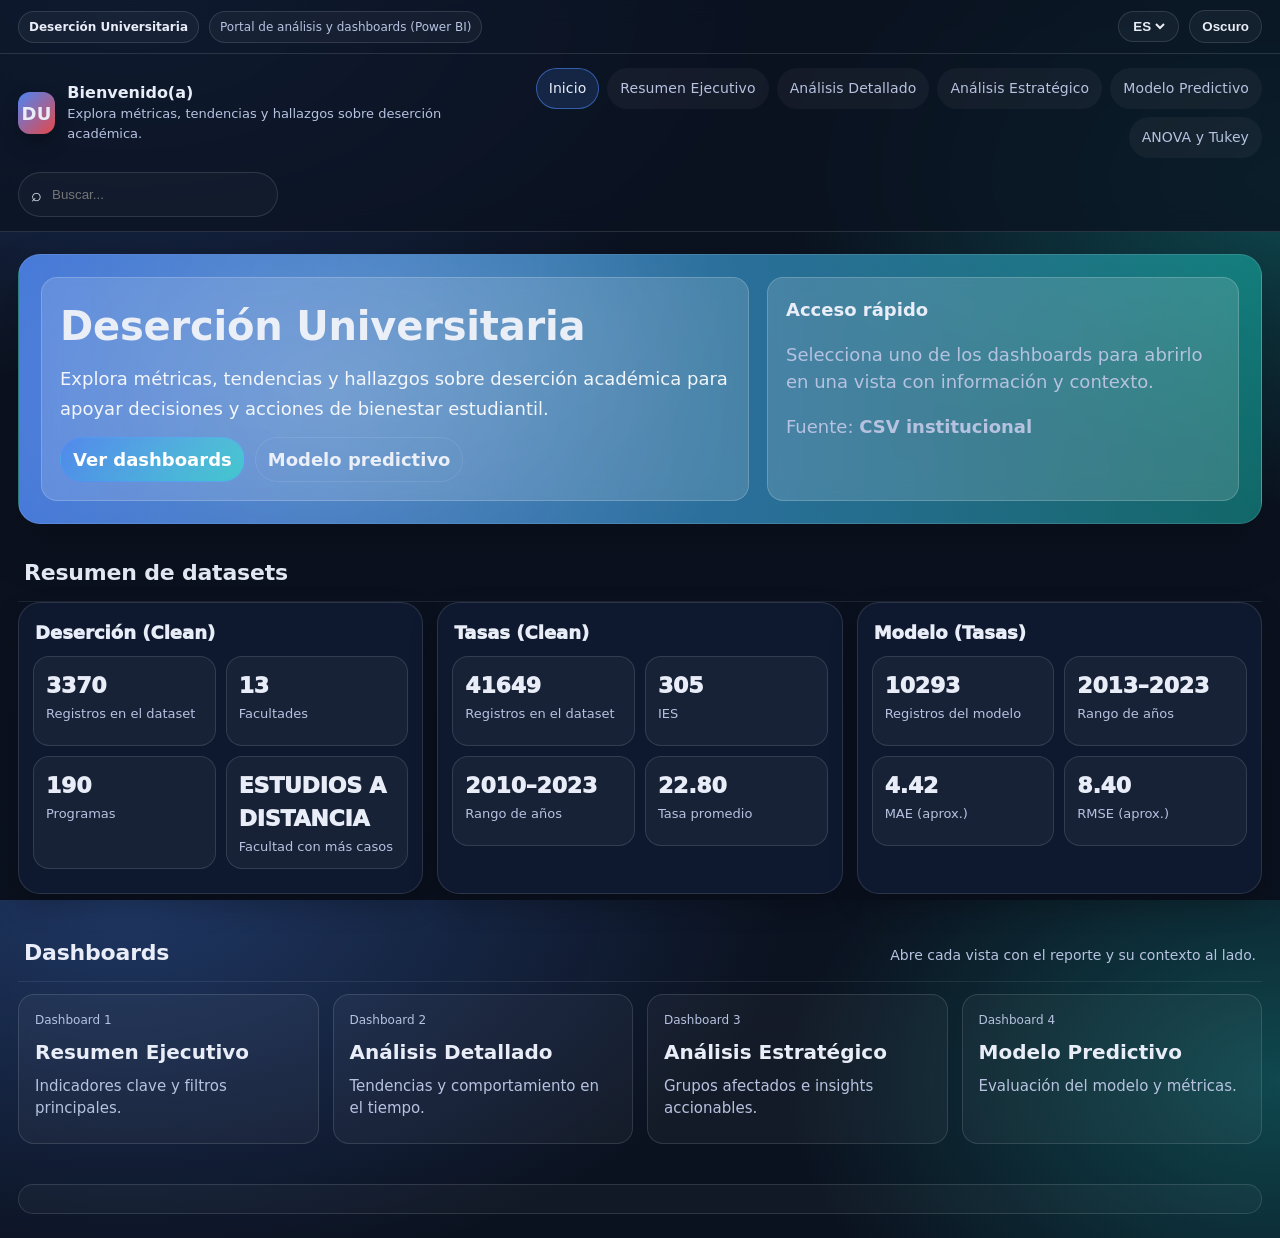
<file: web/index.html>
<!doctype html>
<html lang="es" data-theme="dark">
  <head>
    <meta charset="utf-8" />
    <meta name="viewport" content="width=device-width, initial-scale=1" />
    <title>Deserción Universitaria | Portal</title>
    <meta
      name="description"
      content="Bienvenida y acceso a los 4 dashboards de Deserción Universitaria en Power BI."
    />
    <link rel="stylesheet" href="style.css" />
    <script src="app.js?v=20260521" defer></script>
  </head>
  <body>
    <header class="site-header">
      <div class="container utility-bar">
        <div class="utility-left">
          <span class="pill">
            <strong data-i18n="home.title">Deserción Universitaria</strong>
          </span>
          <span class="pill muted" data-i18n="home.subtitle">
            Portal de análisis y dashboards (Power BI)
          </span>
        </div>
        <div class="utility-right">
          <div class="control">
            <label class="sr-only" for="lang" data-i18n="ui.lang">Idioma</label>
            <select id="lang" data-lang-select aria-label="Idioma">
              <option value="es">ES</option>
              <option value="en">EN</option>
            </select>
          </div>
          <button class="btn" type="button" data-theme-toggle aria-pressed="true">
            Oscuro
          </button>
        </div>
      </div>

      <div class="container header-inner">
        <div class="brand">
          <div class="brand-mark" aria-hidden="true">DU</div>
          <div class="brand-text">
            <div class="brand-title" data-i18n="home.welcomeTitle">Bienvenido(a)</div>
            <div class="brand-subtitle" data-i18n="home.welcomeBody">
              Explora métricas, tendencias y hallazgos sobre deserción académica.
            </div>
          </div>
        </div>

        <nav class="top-nav" aria-label="Navegación principal">
          <a class="nav-link is-active" href="index.html" data-i18n="nav.home">Inicio</a>
          <a class="nav-link" href="dashboard-1.html">Resumen Ejecutivo</a>
          <a class="nav-link" href="dashboard-2.html">Análisis Detallado</a>
          <a class="nav-link" href="dashboard-3.html">Análisis Estratégico</a>
          <a class="nav-link" href="dashboard-4.html">Modelo Predictivo</a>
          <a class="nav-link" href="anova.html">ANOVA y Tukey</a>
        </nav>
      </div>

      <div class="container" style="padding: 0 18px 14px">
        <div class="search" role="search" aria-label="Buscar (local)">
          <span aria-hidden="true">⌕</span>
          <input
            type="search"
            id="q"
            data-i18n-placeholder="ui.search"
            placeholder="Buscar..."
            aria-label="Buscar"
            data-card-search
          />
        </div>
      </div>
    </header>

    <main class="container" data-load-summary>
      <div
        data-summary-scope="desercion"
        data-csv="data/dataset_desercion_clean.csv"
        data-error-target="[data-summary-error='desercion']"
      ></div>
      <div
        data-summary-scope="tasas"
        data-csv="data/dataset_tasas_clean.csv"
        data-error-target="[data-summary-error='tasas']"
      ></div>
      <div
        data-summary-scope="modelo"
        data-csv="data/modelo_tasas.csv"
        data-error-target="[data-summary-error='modelo']"
      ></div>
      <section class="hero">
        <div class="hero-banner">
          <div class="hero-content">
            <div class="hero-copy">
              <h1 data-i18n="home.title">Deserción Universitaria</h1>
              <p data-i18n="home.welcomeBody">
                Explora métricas, tendencias y hallazgos sobre deserción académica para apoyar
                decisiones y acciones de bienestar estudiantil.
              </p>
              <div class="hero-actions">
                <a class="btn btn-primary" href="dashboard-1.html" data-i18n="home.cta.dashboards"
                  >Ver dashboards</a
                >
                <a class="btn btn-ghost" href="dashboard-4.html" data-i18n="home.cta.model"
                  >Modelo predictivo</a
                >
              </div>
            </div>
            <div class="hero-panel">
              <div class="hero-panel-title" data-i18n="home.quick">Acceso rápido</div>
              <p class="muted" data-i18n="home.quickBody">
                Selecciona uno de los dashboards para abrirlo en una vista con información y
                contexto.
              </p>
              <p class="muted" style="margin: 10px 0 0">
                <span data-i18n="kpi.updated">Fuente</span>:
                <strong data-i18n="kpi.updated.value">CSV institucional</strong>
              </p>
            </div>
          </div>
        </div>
      </section>

      <section class="section">
        <div class="section-head">
          <h2 class="section-title" data-i18n="section.datasets.title">Resumen de datasets</h2>
        </div>

        <div class="dataset-grid" aria-label="Resumen de datasets">
          <article class="dataset-card">
            <div class="dataset-head">
              <div class="dataset-title" data-i18n="section.desercion">Deserción (Clean)</div>
            </div>
            <div class="dataset-stats">
              <div class="stat">
                <div class="stat-value" data-kpi="desercion.records">—</div>
                <div class="stat-label" data-i18n="kpi.records">Registros en el dataset</div>
              </div>
              <div class="stat">
                <div class="stat-value" data-kpi="desercion.faculties">—</div>
                <div class="stat-label" data-i18n="label.faculties">Facultades</div>
              </div>
              <div class="stat">
                <div class="stat-value" data-kpi="desercion.programs">—</div>
                <div class="stat-label" data-i18n="label.programs">Programas</div>
              </div>
              <div class="stat">
                <div class="stat-value" data-kpi="desercion.topFaculty">—</div>
                <div class="stat-label" data-i18n="kpi.topFaculty">Facultad con más casos</div>
              </div>
            </div>
            <p class="muted" style="margin: 10px 2px 0" data-summary-error="desercion"></p>
          </article>

          <article class="dataset-card">
            <div class="dataset-head">
              <div class="dataset-title" data-i18n="section.tasas">Tasas (Clean)</div>
            </div>
            <div class="dataset-stats">
              <div class="stat">
                <div class="stat-value" data-kpi="tasas.records">—</div>
                <div class="stat-label" data-i18n="kpi.records">Registros en el dataset</div>
              </div>
              <div class="stat">
                <div class="stat-value" data-kpi="tasas.ies">—</div>
                <div class="stat-label" data-i18n="label.ies">IES</div>
              </div>
              <div class="stat">
                <div class="stat-value" data-kpi="tasas.yearRange">—</div>
                <div class="stat-label" data-i18n="label.yearRange">Rango de años</div>
              </div>
              <div class="stat">
                <div class="stat-value" data-kpi="tasas.avgRate">—</div>
                <div class="stat-label" data-i18n="label.avgRate">Tasa promedio</div>
              </div>
            </div>
            <p class="muted" style="margin: 10px 2px 0" data-summary-error="tasas"></p>
          </article>

          <article class="dataset-card">
            <div class="dataset-head">
              <div class="dataset-title" data-i18n="section.modelo">Modelo (Tasas)</div>
            </div>
            <div class="dataset-stats">
              <div class="stat">
                <div class="stat-value" data-kpi="modelo.records">—</div>
                <div class="stat-label" data-i18n="label.modelRecords">Registros del modelo</div>
              </div>
              <div class="stat">
                <div class="stat-value" data-kpi="modelo.yearRange">—</div>
                <div class="stat-label" data-i18n="label.yearRange">Rango de años</div>
              </div>
              <div class="stat">
                <div class="stat-value" data-kpi="modelo.mae">—</div>
                <div class="stat-label" data-i18n="label.mae">MAE (aprox.)</div>
              </div>
              <div class="stat">
                <div class="stat-value" data-kpi="modelo.rmse">—</div>
                <div class="stat-label" data-i18n="label.rmse">RMSE (aprox.)</div>
              </div>
            </div>
            <p class="muted" style="margin: 10px 2px 0" data-summary-error="modelo"></p>
          </article>
        </div>
      </section>

      <section class="section">
        <div class="section-head">
          <h2 class="section-title" data-i18n="cards.section">Dashboards</h2>
          <p class="section-subtitle muted" data-i18n="section.dashboards.subtitle">
            Abre cada vista con el reporte y su contexto al lado.
          </p>
        </div>

        <section class="cards" aria-label="Dashboards">
        <a class="card" href="dashboard-1.html" data-card>
          <div class="card-kicker">Dashboard 1</div>
          <div class="card-title" data-i18n="card.1.title">Resumen Ejecutivo</div>
          <div class="card-desc">
            <span data-i18n="card.1.desc">Indicadores clave y filtros principales.</span>
          </div>
        </a>
        <a class="card" href="dashboard-2.html" data-card>
          <div class="card-kicker">Dashboard 2</div>
          <div class="card-title" data-i18n="card.2.title">Análisis Detallado</div>
          <div class="card-desc">
            <span data-i18n="card.2.desc">Tendencias y comportamiento en el tiempo.</span>
          </div>
        </a>
        <a class="card" href="dashboard-3.html" data-card>
          <div class="card-kicker">Dashboard 3</div>
          <div class="card-title" data-i18n="card.3.title">Análisis Estratégico</div>
          <div class="card-desc">
            <span data-i18n="card.3.desc">Grupos afectados e insights accionables.</span>
          </div>
        </a>
        <a class="card" href="dashboard-4.html" data-card>
          <div class="card-kicker">Dashboard 4</div>
          <div class="card-title" data-i18n="card.4.title">Modelo Predictivo</div>
          <div class="card-desc">
            <span data-i18n="card.4.desc">Evaluación del modelo y métricas.</span>
          </div>
        </a>
        </section>
      </section>

      <footer class="site-footer">
        <div class="footer-inner">
        </div>
      </footer>
    </main>
  </body>
</html>
</file>
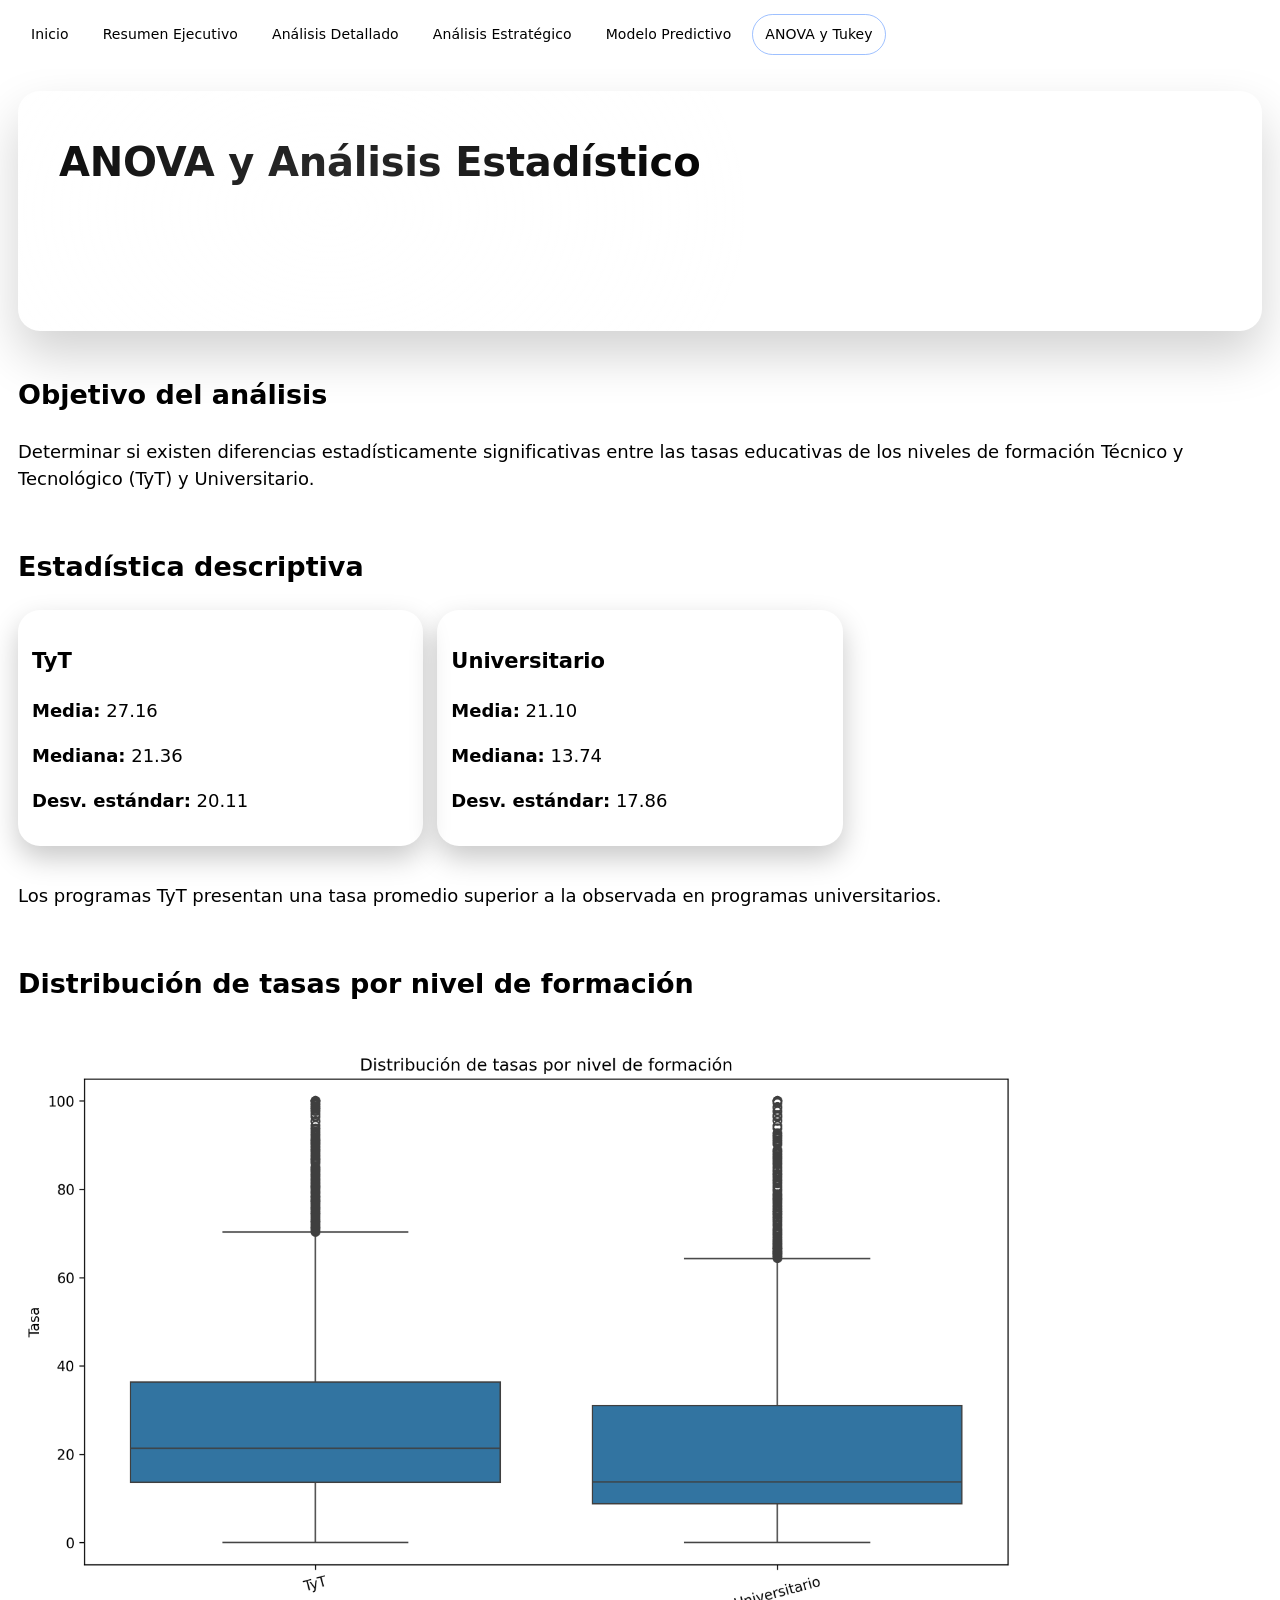
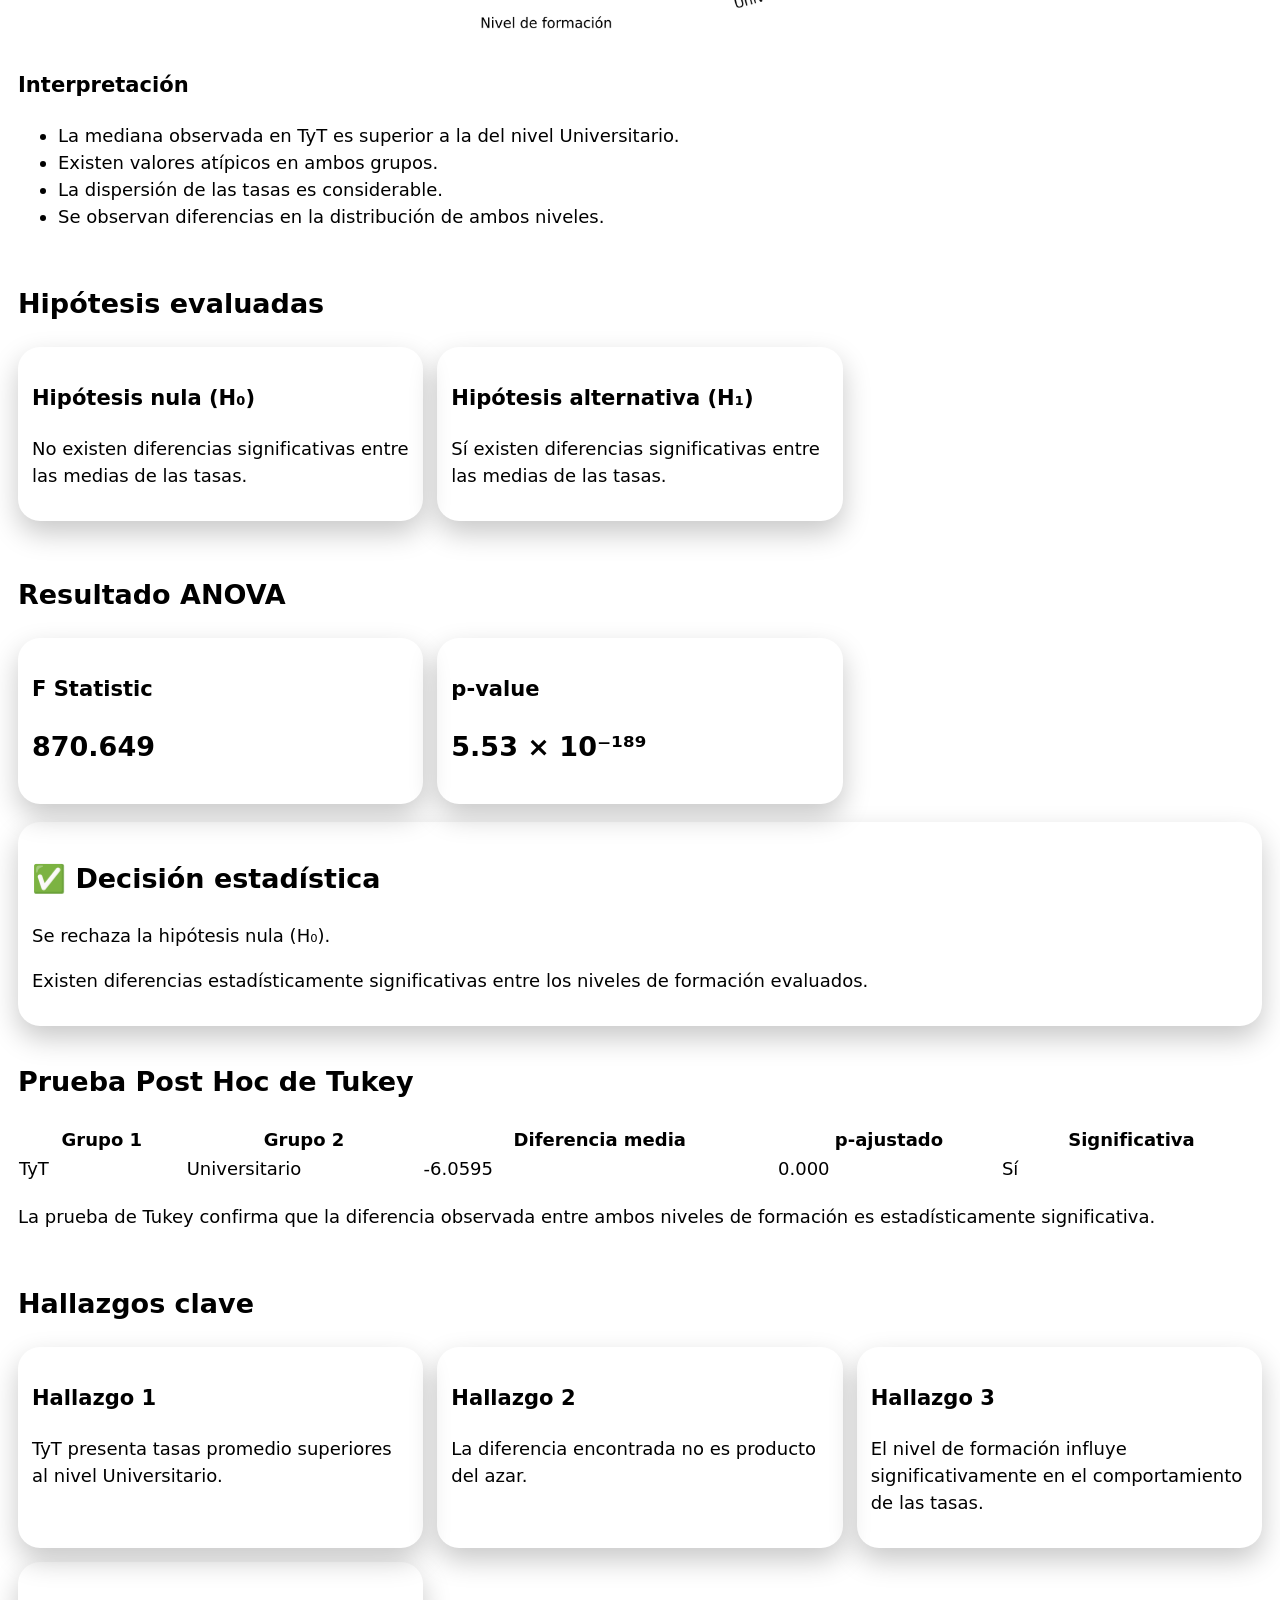
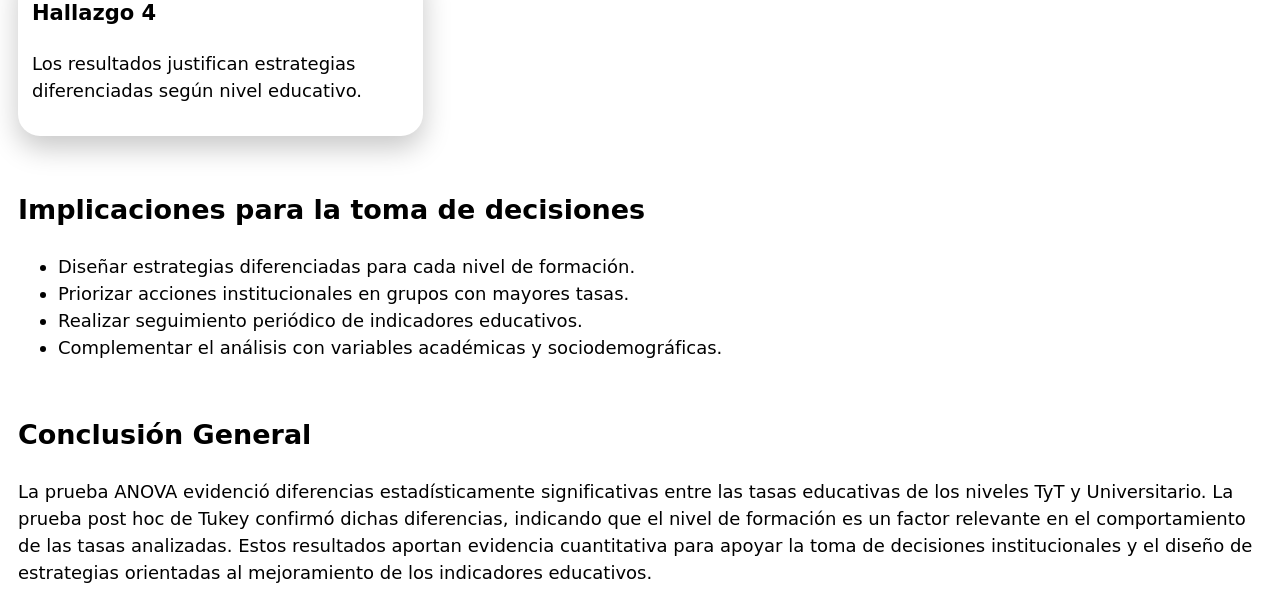
<file: web/anova.html>
<!doctype html>
<html lang="es">

<head>

<meta charset="utf-8">

<meta name="viewport" content="width=device-width, initial-scale=1">

<title>ANOVA y Tukey</title>

<link rel="stylesheet" href="style.css">

</head>

<body>

<header class="site-header">

<div class="container header-inner">

<nav class="top-nav">

<a class="nav-link" href="index.html">Inicio</a>

<a class="nav-link" href="dashboard-1.html">Resumen Ejecutivo</a>

<a class="nav-link" href="dashboard-2.html">Análisis Detallado</a>

<a class="nav-link" href="dashboard-3.html">Análisis Estratégico</a>

<a class="nav-link" href="dashboard-4.html">Modelo Predictivo</a>

<a class="nav-link is-active" href="anova.html">
ANOVA y Tukey
</a>

</nav>

</div>

</header>

<main class="container">

<section class="hero">

<div class="hero-banner">

<div class="hero-content">

<div class="hero-copy">

<h1>
ANOVA y Análisis Estadístico
</h1>

<p>

Evaluación estadística de las tasas educativas
por nivel de formación utilizando ANOVA de un factor
y prueba post hoc de Tukey.

</p>

</div>

</div>

</div>

</section>



<section class="section">

<h2>
Objetivo del análisis
</h2>

<p>

Determinar si existen diferencias estadísticamente
significativas entre las tasas educativas de los
niveles de formación Técnico y Tecnológico (TyT)
y Universitario.

</p>

</section>



<section class="section">

<h2>
Estadística descriptiva
</h2>

<div class="dataset-grid">

<div class="dataset-card">

<h3>TyT</h3>

<p><strong>Media:</strong> 27.16</p>

<p><strong>Mediana:</strong> 21.36</p>

<p><strong>Desv. estándar:</strong> 20.11</p>

</div>

<div class="dataset-card">

<h3>Universitario</h3>

<p><strong>Media:</strong> 21.10</p>

<p><strong>Mediana:</strong> 13.74</p>

<p><strong>Desv. estándar:</strong> 17.86</p>

</div>

</div>

<p>

Los programas TyT presentan una tasa promedio
superior a la observada en programas universitarios.

</p>

</section>



<section class="section">

<h2>
Distribución de tasas por nivel de formación
</h2>

<img
src="img/boxplot_anova.png"
alt="Boxplot"
style="
width:100%;
max-width:1000px;
border-radius:12px;
margin-top:20px;
">

<h3>
Interpretación
</h3>

<ul>

<li>
La mediana observada en TyT es superior a la del nivel Universitario.
</li>

<li>
Existen valores atípicos en ambos grupos.
</li>

<li>
La dispersión de las tasas es considerable.
</li>

<li>
Se observan diferencias en la distribución de ambos niveles.
</li>

</ul>

</section>



<section class="section">

<h2>
Hipótesis evaluadas
</h2>

<div class="dataset-grid">

<div class="dataset-card">

<h3>Hipótesis nula (H₀)</h3>

<p>

No existen diferencias significativas
entre las medias de las tasas.

</p>

</div>

<div class="dataset-card">

<h3>Hipótesis alternativa (H₁)</h3>

<p>

Sí existen diferencias significativas
entre las medias de las tasas.

</p>

</div>

</div>

</section>



<section class="section">

<h2>
Resultado ANOVA
</h2>

<div class="dataset-grid">

<div class="dataset-card">

<h3>
F Statistic
</h3>

<h1>
870.649
</h1>

</div>

<div class="dataset-card">

<h3>
p-value
</h3>

<h1>
5.53 × 10⁻¹⁸⁹
</h1>

</div>

</div>

<div class="dataset-card">

<h2>
✅ Decisión estadística
</h2>

<p>

Se rechaza la hipótesis nula (H₀).

</p>

<p>

Existen diferencias estadísticamente significativas
entre los niveles de formación evaluados.

</p>

</div>

</section>



<section class="section">

<h2>
Prueba Post Hoc de Tukey
</h2>

<table
style="
width:100%;
border-collapse:collapse;
margin-top:20px;
">

<tr>

<th>Grupo 1</th>

<th>Grupo 2</th>

<th>Diferencia media</th>

<th>p-ajustado</th>

<th>Significativa</th>

</tr>

<tr>

<td>TyT</td>

<td>Universitario</td>

<td>-6.0595</td>

<td>0.000</td>

<td>Sí</td>

</tr>

</table>

<p style="margin-top:20px;">

La prueba de Tukey confirma que la diferencia observada
entre ambos niveles de formación es estadísticamente significativa.

</p>

</section>



<section class="section">

<h2>
Hallazgos clave
</h2>

<div class="dataset-grid">

<div class="dataset-card">

<h3>
Hallazgo 1
</h3>

<p>

TyT presenta tasas promedio superiores
al nivel Universitario.

</p>

</div>

<div class="dataset-card">

<h3>
Hallazgo 2
</h3>

<p>

La diferencia encontrada no es producto del azar.

</p>

</div>

<div class="dataset-card">

<h3>
Hallazgo 3
</h3>

<p>

El nivel de formación influye significativamente
en el comportamiento de las tasas.

</p>

</div>

<div class="dataset-card">

<h3>
Hallazgo 4
</h3>

<p>

Los resultados justifican estrategias diferenciadas
según nivel educativo.

</p>

</div>

</div>

</section>



<section class="section">

<h2>
Implicaciones para la toma de decisiones
</h2>

<ul>

<li>
Diseñar estrategias diferenciadas para cada nivel de formación.
</li>

<li>
Priorizar acciones institucionales en grupos con mayores tasas.
</li>

<li>
Realizar seguimiento periódico de indicadores educativos.
</li>

<li>
Complementar el análisis con variables académicas y sociodemográficas.
</li>

</ul>

</section>



<section class="section">

<h2>
Conclusión General
</h2>

<p>

La prueba ANOVA evidenció diferencias
estadísticamente significativas entre las tasas
educativas de los niveles TyT y Universitario.
La prueba post hoc de Tukey confirmó dichas
diferencias, indicando que el nivel de formación
es un factor relevante en el comportamiento de las
tasas analizadas. Estos resultados aportan evidencia
cuantitativa para apoyar la toma de decisiones
institucionales y el diseño de estrategias orientadas
al mejoramiento de los indicadores educativos.

</p>

</section>

</main>

</body>

</html>
</file>
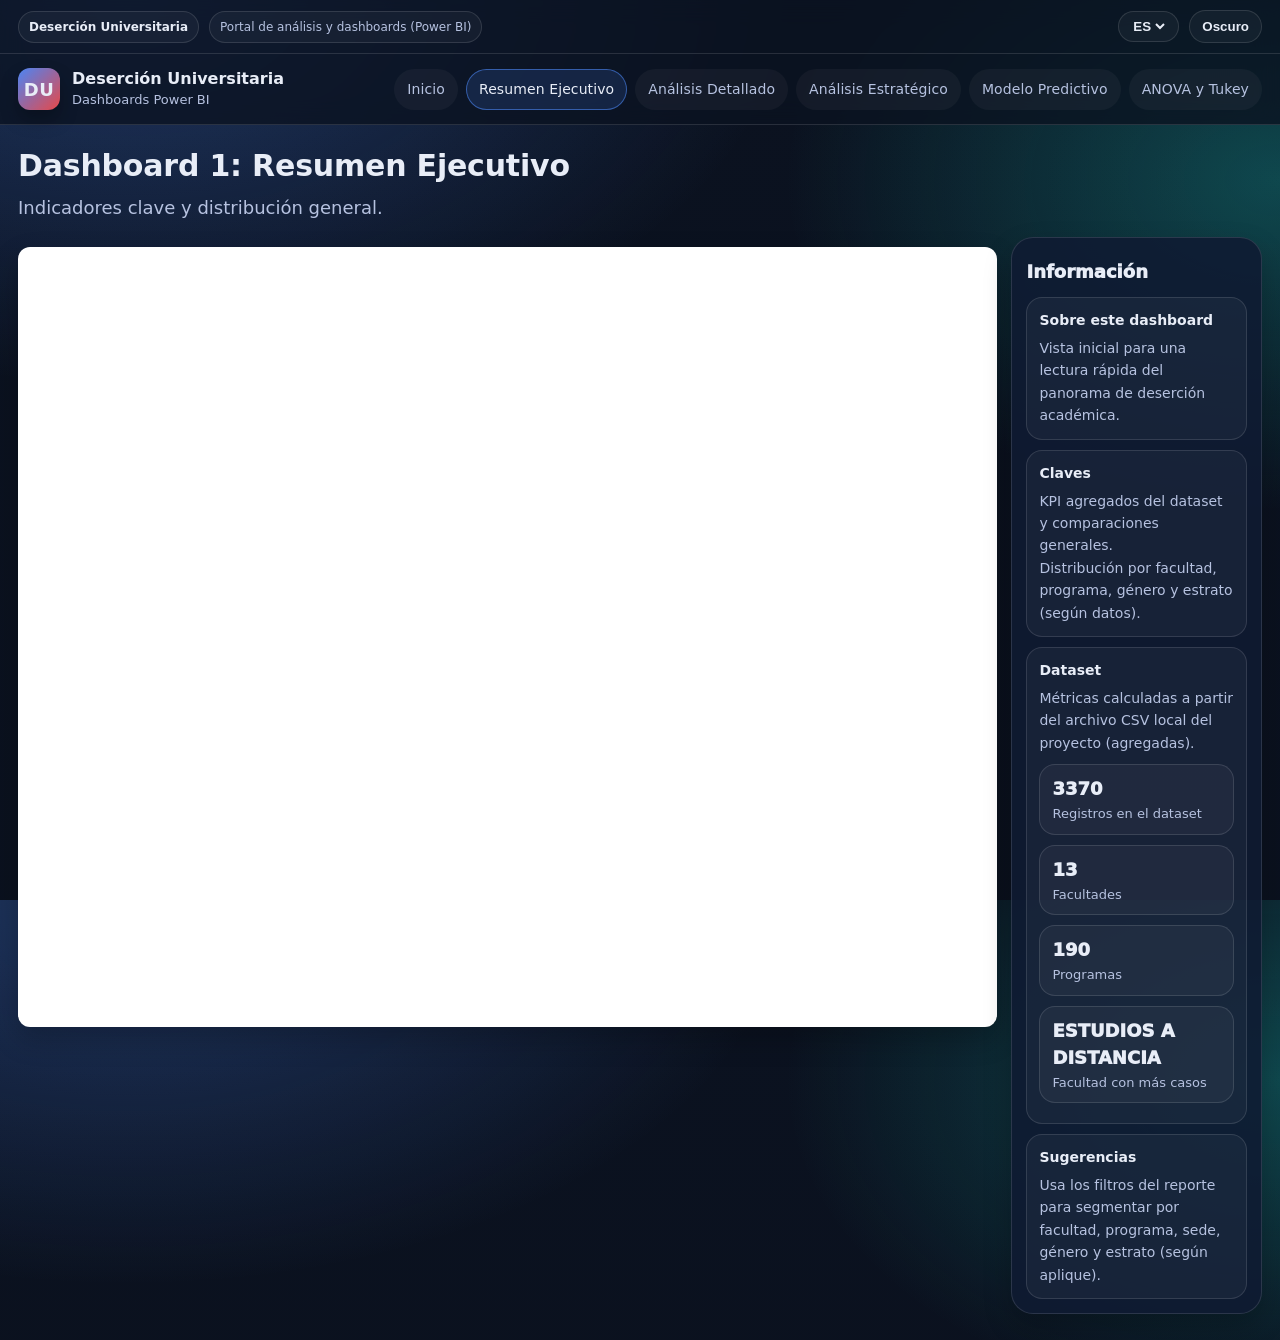
<file: web/dashboard-1.html>
<!doctype html>
<html lang="es" data-theme="dark">
  <head>
    <meta charset="utf-8" />
    <meta name="viewport" content="width=device-width, initial-scale=1" />
    <title>Dashboard 1 | Resumen Ejecutivo</title>
    <link rel="stylesheet" href="style.css" />
    <script src="app.js?v=20260521" defer></script>
  </head>
  <body>
    <header class="site-header">
      <div class="container utility-bar">
        <div class="utility-left">
          <span class="pill">
            <strong data-i18n="home.title">Deserción Universitaria</strong>
          </span>
          <span class="pill muted" data-i18n="home.subtitle">
            Portal de análisis y dashboards (Power BI)
          </span>
        </div>
        <div class="utility-right">
          <div class="control">
            <label class="sr-only" for="lang" data-i18n="ui.lang">Idioma</label>
            <select id="lang" data-lang-select aria-label="Idioma">
              <option value="es">ES</option>
              <option value="en">EN</option>
            </select>
          </div>
          <button class="btn" type="button" data-theme-toggle aria-pressed="true">
            Oscuro
          </button>
        </div>
      </div>
      <div class="container header-inner">
        <div class="brand">
          <div class="brand-mark" aria-hidden="true">DU</div>
          <div class="brand-text">
            <div class="brand-title">Deserción Universitaria</div>
            <div class="brand-subtitle">Dashboards Power BI</div>
          </div>
        </div>
        <nav class="top-nav" aria-label="Navegación principal">
          <a class="nav-link" href="index.html" data-i18n="nav.home">Inicio</a>
          <a class="nav-link is-active" href="dashboard-1.html">Resumen Ejecutivo</a>
          <a class="nav-link" href="dashboard-2.html">Análisis Detallado</a>
          <a class="nav-link" href="dashboard-3.html">Análisis Estratégico</a>
          <a class="nav-link" href="dashboard-4.html">Modelo Predictivo</a>
          <a class="nav-link" href="anova.html">ANOVA y Tukey</a>
        </nav>
      </div>
    </header>

    <main class="container" data-load-summary>
      <div
        data-summary-scope="desercion"
        data-csv="data/dataset_desercion_clean.csv"
        data-error-target="[data-summary-error='desercion']"
      ></div>
      <section class="page-head">
        <h1 data-i18n="dash.1.title">Dashboard 1: Resumen Ejecutivo</h1>
        <p class="muted" data-i18n="dash.1.subtitle">Indicadores clave y distribución general.</p>
      </section>

      <section class="dash-layout" aria-label="Dashboard y contexto">
        <div class="dash-main">
          <section class="embed">
            <iframe
              title="Power BI - Dashboard 1"
              src="https://app.powerbi.com/view?r=eyJrIjoiZDI3NDA2ZmUtYTBmZi00NGIwLWJhYjMtZWRlZjFjMTJjMTBiIiwidCI6IjhkMzY4MzZlLTZiNzUtNGRlNi1iYWI5LTVmNGIxNzc1NDI3ZiIsImMiOjR9&zoom=55"
              width="100%"
              height="780"
              style="border: none"
              allowfullscreen="true"
            ></iframe>
          </section>
        </div>

        <aside class="dash-sidebar" aria-label="Información del dashboard">
          <div class="side-title" data-i18n="dash.sidebar.title">Información</div>

          <div class="side-block">
            <h3 data-i18n="dash.sidebar.about">Sobre este dashboard</h3>
            <p data-i18n="dash.1.about">
              Vista inicial para una lectura rápida del panorama de deserción académica.
            </p>
          </div>

          <div class="side-block">
            <h3 data-i18n="dash.sidebar.key">Claves</h3>
            <p class="muted" style="margin-top: 0">
              <span data-i18n="dash.1.key.1">KPI agregados del dataset y comparaciones generales.</span><br />
              <span data-i18n="dash.1.key.2"
                >Distribución por facultad, programa, género y estrato (según datos).</span
              >
            </p>
          </div>

          <div class="side-block">
            <h3 data-i18n="dash.sidebar.dataset">Dataset</h3>
            <p data-i18n="dash.sidebar.dataset.body">
              Métricas calculadas a partir del archivo CSV local del proyecto (agregadas).
            </p>
            <div class="side-kpis">
              <div class="mini-kpi">
                <div class="value" data-kpi="desercion.records">—</div>
                <div class="label" data-i18n="kpi.records">Registros en el dataset</div>
              </div>
              <div class="mini-kpi">
                <div class="value" data-kpi="desercion.faculties">—</div>
                <div class="label" data-i18n="label.faculties">Facultades</div>
              </div>
              <div class="mini-kpi">
                <div class="value" data-kpi="desercion.programs">—</div>
                <div class="label" data-i18n="label.programs">Programas</div>
              </div>
              <div class="mini-kpi">
                <div class="value" data-kpi="desercion.topFaculty">—</div>
                <div class="label" data-i18n="kpi.topFaculty">Facultad con más casos</div>
              </div>
            </div>
            <p
              class="muted"
              style="margin: 8px 0 0; font-size: 12px"
              data-summary-error="desercion"
            ></p>
          </div>

          <div class="side-block">
            <h3 data-i18n="dash.sidebar.tips">Sugerencias</h3>
            <p data-i18n="dash.sidebar.tips.body">
              Usa los filtros del reporte para segmentar por facultad, programa, sede, género y
              estrato (según aplique).
            </p>
          </div>
        </aside>
      </section>
    </main>
  </body>
</html>
</file>
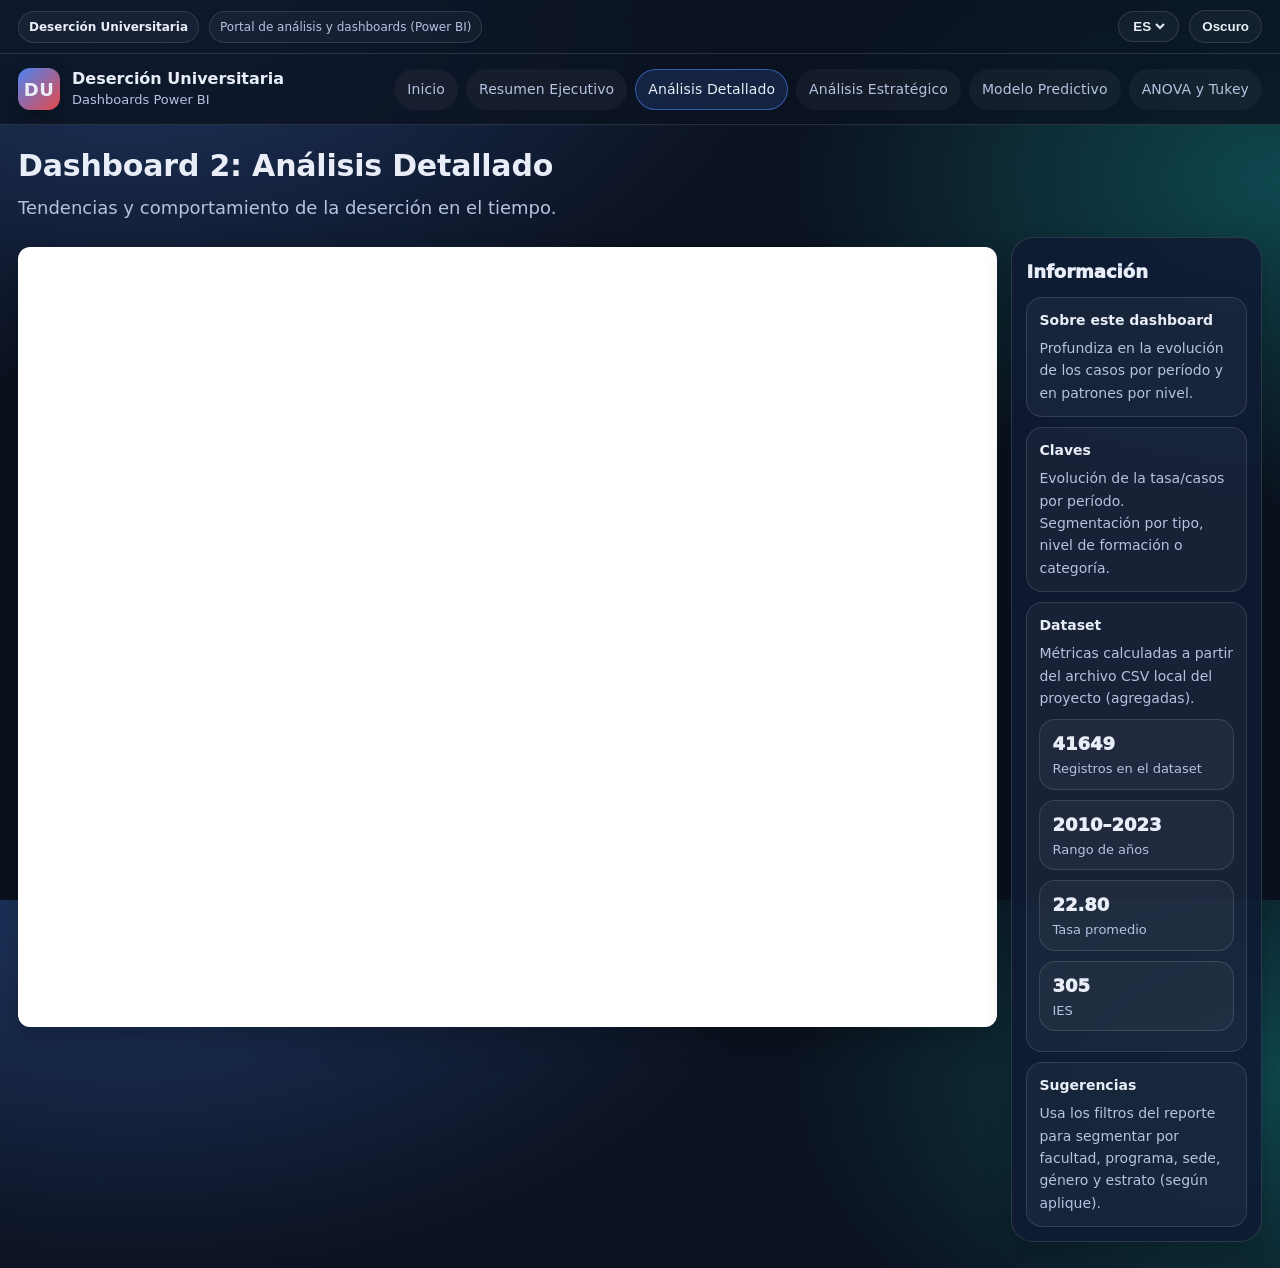
<file: web/dashboard-2.html>
<!doctype html>
<html lang="es" data-theme="dark">
  <head>
    <meta charset="utf-8" />
    <meta name="viewport" content="width=device-width, initial-scale=1" />
    <title>Dashboard 2 | Análisis Detallado</title>
    <link rel="stylesheet" href="style.css" />
    <script src="app.js?v=20260521" defer></script>
  </head>
  <body>
    <header class="site-header">
      <div class="container utility-bar">
        <div class="utility-left">
          <span class="pill">
            <strong data-i18n="home.title">Deserción Universitaria</strong>
          </span>
          <span class="pill muted" data-i18n="home.subtitle">
            Portal de análisis y dashboards (Power BI)
          </span>
        </div>
        <div class="utility-right">
          <div class="control">
            <label class="sr-only" for="lang" data-i18n="ui.lang">Idioma</label>
            <select id="lang" data-lang-select aria-label="Idioma">
              <option value="es">ES</option>
              <option value="en">EN</option>
            </select>
          </div>
          <button class="btn" type="button" data-theme-toggle aria-pressed="true">
            Oscuro
          </button>
        </div>
      </div>
      <div class="container header-inner">
        <div class="brand">
          <div class="brand-mark" aria-hidden="true">DU</div>
          <div class="brand-text">
            <div class="brand-title">Deserción Universitaria</div>
            <div class="brand-subtitle">Dashboards Power BI</div>
          </div>
        </div>
        <nav class="top-nav" aria-label="Navegación principal">
          <a class="nav-link" href="index.html" data-i18n="nav.home">Inicio</a>
          <a class="nav-link" href="dashboard-1.html">Resumen Ejecutivo</a>
          <a class="nav-link is-active" href="dashboard-2.html">Análisis Detallado</a>
          <a class="nav-link" href="dashboard-3.html">Análisis Estratégico</a>
          <a class="nav-link" href="dashboard-4.html">Modelo Predictivo</a>
          <a class="nav-link" href="anova.html">ANOVA y Tukey</a>
        </nav>
      </div>
    </header>

    <main class="container" data-load-summary>
      <div
        data-summary-scope="tasas"
        data-csv="data/dataset_tasas_clean.csv"
        data-error-target="[data-summary-error='tasas']"
      ></div>
      <section class="page-head">
        <h1 data-i18n="dash.2.title">Dashboard 2: Análisis Detallado</h1>
        <p class="muted" data-i18n="dash.2.subtitle">
          Tendencias y comportamiento de la deserción en el tiempo.
        </p>
      </section>

      <section class="dash-layout" aria-label="Dashboard y contexto">
        <div class="dash-main">
          <section class="embed">
            <iframe
              title="Power BI - Dashboard 2"
              src="https://app.powerbi.com/view?r=eyJrIjoiZDI3NDA2ZmUtYTBmZi00NGIwLWJhYjMtZWRlZjFjMTJjMTBiIiwidCI6IjhkMzY4MzZlLTZiNzUtNGRlNi1iYWI5LTVmNGIxNzc1NDI3ZiIsImMiOjR9&amp;pageName=f9f89474aebb85a01e3a&zoom=55"
              width="100%"
              height="780"
              style="border: none"
              allowfullscreen="true"
            ></iframe>
          </section>
        </div>

        <aside class="dash-sidebar" aria-label="Información del dashboard">
          <div class="side-title" data-i18n="dash.sidebar.title">Información</div>

          <div class="side-block">
            <h3 data-i18n="dash.sidebar.about">Sobre este dashboard</h3>
            <p data-i18n="dash.2.about">
              Profundiza en la evolución de los casos por período y en patrones por nivel.
            </p>
          </div>

          <div class="side-block">
            <h3 data-i18n="dash.sidebar.key">Claves</h3>
            <p class="muted" style="margin-top: 0">
              <span data-i18n="dash.2.key.1">Evolución de la tasa/casos por período.</span><br />
              <span data-i18n="dash.2.key.2"
                >Segmentación por tipo, nivel de formación o categoría.</span
              >
            </p>
          </div>

          <div class="side-block">
            <h3 data-i18n="dash.sidebar.dataset">Dataset</h3>
            <p data-i18n="dash.sidebar.dataset.body">
              Métricas calculadas a partir del archivo CSV local del proyecto (agregadas).
            </p>
            <div class="side-kpis">
              <div class="mini-kpi">
                <div class="value" data-kpi="tasas.records">—</div>
                <div class="label" data-i18n="kpi.records">Registros en el dataset</div>
              </div>
              <div class="mini-kpi">
                <div class="value" data-kpi="tasas.yearRange">—</div>
                <div class="label" data-i18n="label.yearRange">Rango de años</div>
              </div>
              <div class="mini-kpi">
                <div class="value" data-kpi="tasas.avgRate">—</div>
                <div class="label" data-i18n="label.avgRate">Tasa promedio</div>
              </div>
              <div class="mini-kpi">
                <div class="value" data-kpi="tasas.ies">—</div>
                <div class="label" data-i18n="label.ies">IES</div>
              </div>
            </div>
            <p
              class="muted"
              style="margin: 8px 0 0; font-size: 12px"
              data-summary-error="tasas"
            ></p>
          </div>

          <div class="side-block">
            <h3 data-i18n="dash.sidebar.tips">Sugerencias</h3>
            <p data-i18n="dash.sidebar.tips.body">
              Usa los filtros del reporte para segmentar por facultad, programa, sede, género y
              estrato (según aplique).
            </p>
          </div>
        </aside>
      </section>
    </main>
  </body>
</html>
</file>
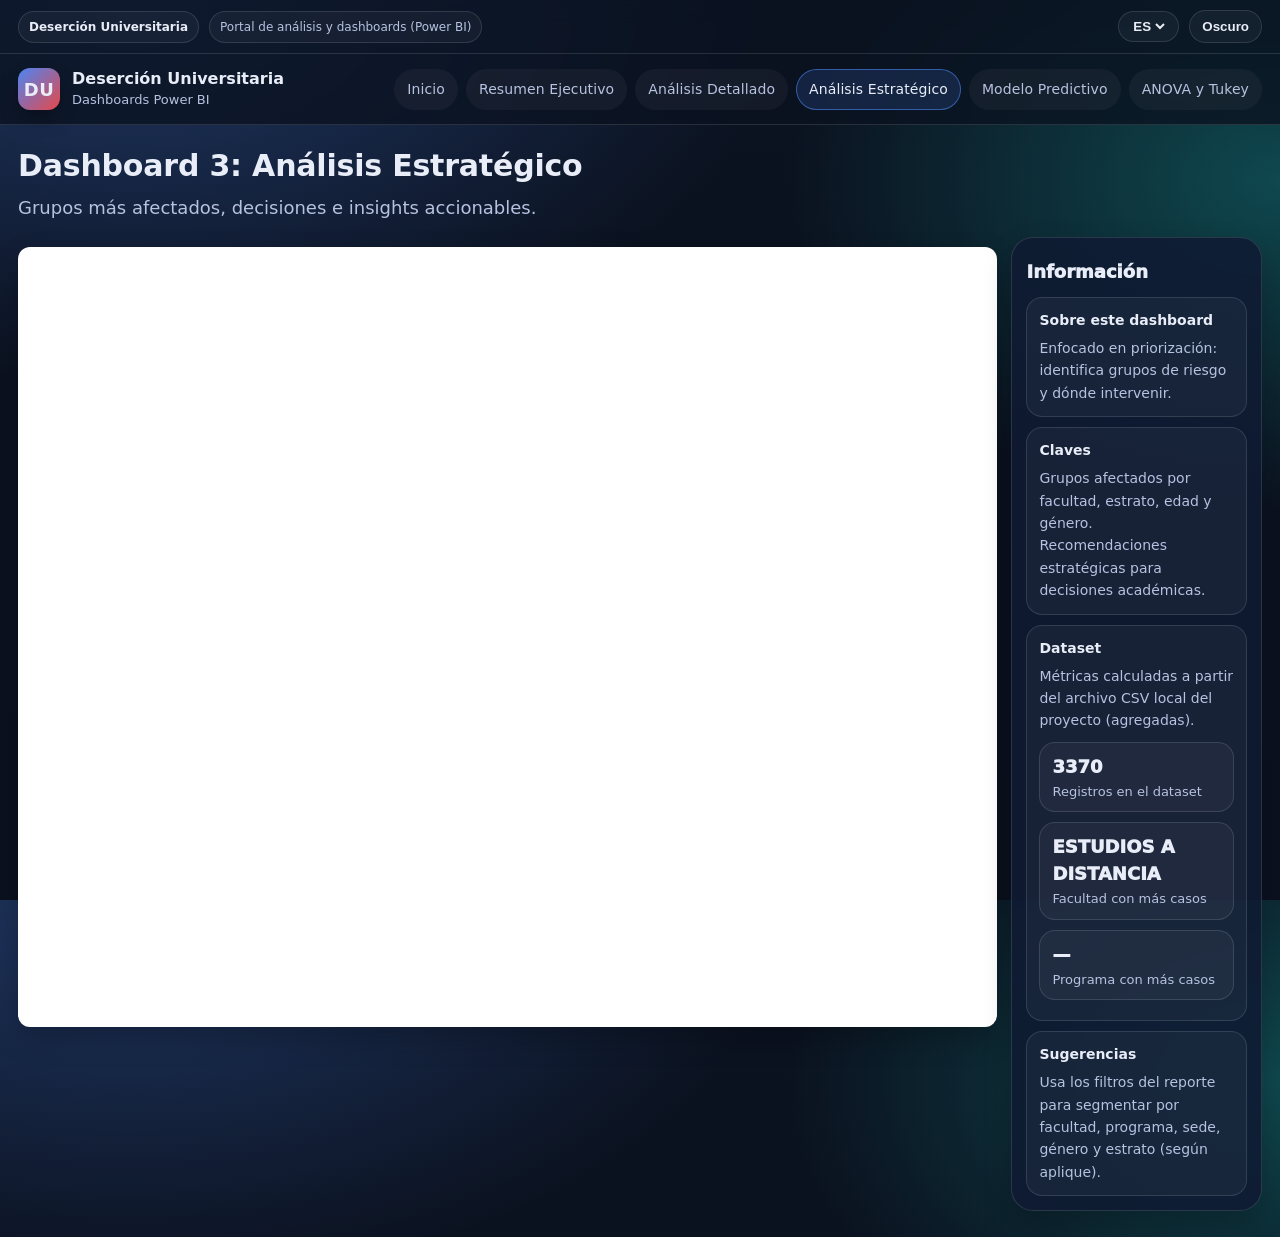
<file: web/dashboard-3.html>
<!doctype html>
<html lang="es" data-theme="dark">
  <head>
    <meta charset="utf-8" />
    <meta name="viewport" content="width=device-width, initial-scale=1" />
    <title>Dashboard 3 | Análisis Estratégico</title>
    <link rel="stylesheet" href="style.css" />
    <script src="app.js?v=20260521" defer></script>
  </head>
  <body>
    <header class="site-header">
      <div class="container utility-bar">
        <div class="utility-left">
          <span class="pill">
            <strong data-i18n="home.title">Deserción Universitaria</strong>
          </span>
          <span class="pill muted" data-i18n="home.subtitle">
            Portal de análisis y dashboards (Power BI)
          </span>
        </div>
        <div class="utility-right">
          <div class="control">
            <label class="sr-only" for="lang" data-i18n="ui.lang">Idioma</label>
            <select id="lang" data-lang-select aria-label="Idioma">
              <option value="es">ES</option>
              <option value="en">EN</option>
            </select>
          </div>
          <button class="btn" type="button" data-theme-toggle aria-pressed="true">
            Oscuro
          </button>
        </div>
      </div>
      <div class="container header-inner">
        <div class="brand">
          <div class="brand-mark" aria-hidden="true">DU</div>
          <div class="brand-text">
            <div class="brand-title">Deserción Universitaria</div>
            <div class="brand-subtitle">Dashboards Power BI</div>
          </div>
        </div>
        <nav class="top-nav" aria-label="Navegación principal">
          <a class="nav-link" href="index.html" data-i18n="nav.home">Inicio</a>
          <a class="nav-link" href="dashboard-1.html">Resumen Ejecutivo</a>
          <a class="nav-link" href="dashboard-2.html">Análisis Detallado</a>
          <a class="nav-link is-active" href="dashboard-3.html">Análisis Estratégico</a>
          <a class="nav-link" href="dashboard-4.html">Modelo Predictivo</a>
          <a class="nav-link" href="anova.html">ANOVA y Tukey</a>
        </nav>
      </div>
    </header>

    <main class="container" data-load-summary>
      <div
        data-summary-scope="desercion"
        data-csv="data/dataset_desercion_clean.csv"
        data-error-target="[data-summary-error='desercion']"
      ></div>
      <section class="page-head">
        <h1 data-i18n="dash.3.title">Dashboard 3: Análisis Estratégico</h1>
        <p class="muted" data-i18n="dash.3.subtitle">
          Grupos más afectados, decisiones e insights accionables.
        </p>
      </section>

      <section class="dash-layout" aria-label="Dashboard y contexto">
        <div class="dash-main">
          <section class="embed">
            <iframe
              title="Power BI - Dashboard 3"
              src="https://app.powerbi.com/view?r=eyJrIjoiZDI3NDA2ZmUtYTBmZi00NGIwLWJhYjMtZWRlZjFjMTJjMTBiIiwidCI6IjhkMzY4MzZlLTZiNzUtNGRlNi1iYWI5LTVmNGIxNzc1NDI3ZiIsImMiOjR9&amp;pageName=58e536e7b070bd166345&zoom=56"
              width="100%"
              height="780"
              style="border: none"
              allowfullscreen="true"
            ></iframe>
          </section>
        </div>

        <aside class="dash-sidebar" aria-label="Información del dashboard">
          <div class="side-title" data-i18n="dash.sidebar.title">Información</div>

          <div class="side-block">
            <h3 data-i18n="dash.sidebar.about">Sobre este dashboard</h3>
            <p data-i18n="dash.3.about">
              Enfocado en priorización: identifica grupos de riesgo y dónde intervenir.
            </p>
          </div>

          <div class="side-block">
            <h3 data-i18n="dash.sidebar.key">Claves</h3>
            <p class="muted" style="margin-top: 0">
              <span data-i18n="dash.3.key.1">Grupos afectados por facultad, estrato, edad y género.</span
              ><br />
              <span data-i18n="dash.3.key.2"
                >Recomendaciones estratégicas para decisiones académicas.</span
              >
            </p>
          </div>

          <div class="side-block">
            <h3 data-i18n="dash.sidebar.dataset">Dataset</h3>
            <p data-i18n="dash.sidebar.dataset.body">
              Métricas calculadas a partir del archivo CSV local del proyecto (agregadas).
            </p>
            <div class="side-kpis">
              <div class="mini-kpi">
                <div class="value" data-kpi="desercion.records">—</div>
                <div class="label" data-i18n="kpi.records">Registros en el dataset</div>
              </div>
              <div class="mini-kpi">
                <div class="value" data-kpi="desercion.topFaculty">—</div>
                <div class="label" data-i18n="kpi.topFaculty">Facultad con más casos</div>
              </div>
              <div class="mini-kpi">
                <div class="value" data-kpi="desercion.topProgram">—</div>
                <div class="label" data-i18n="kpi.topProgram">Programa con más casos</div>
              </div>
            </div>
            <p
              class="muted"
              style="margin: 8px 0 0; font-size: 12px"
              data-summary-error="desercion"
            ></p>
          </div>

          <div class="side-block">
            <h3 data-i18n="dash.sidebar.tips">Sugerencias</h3>
            <p data-i18n="dash.sidebar.tips.body">
              Usa los filtros del reporte para segmentar por facultad, programa, sede, género y
              estrato (según aplique).
            </p>
          </div>
        </aside>
      </section>
    </main>
  </body>
</html>
</file>
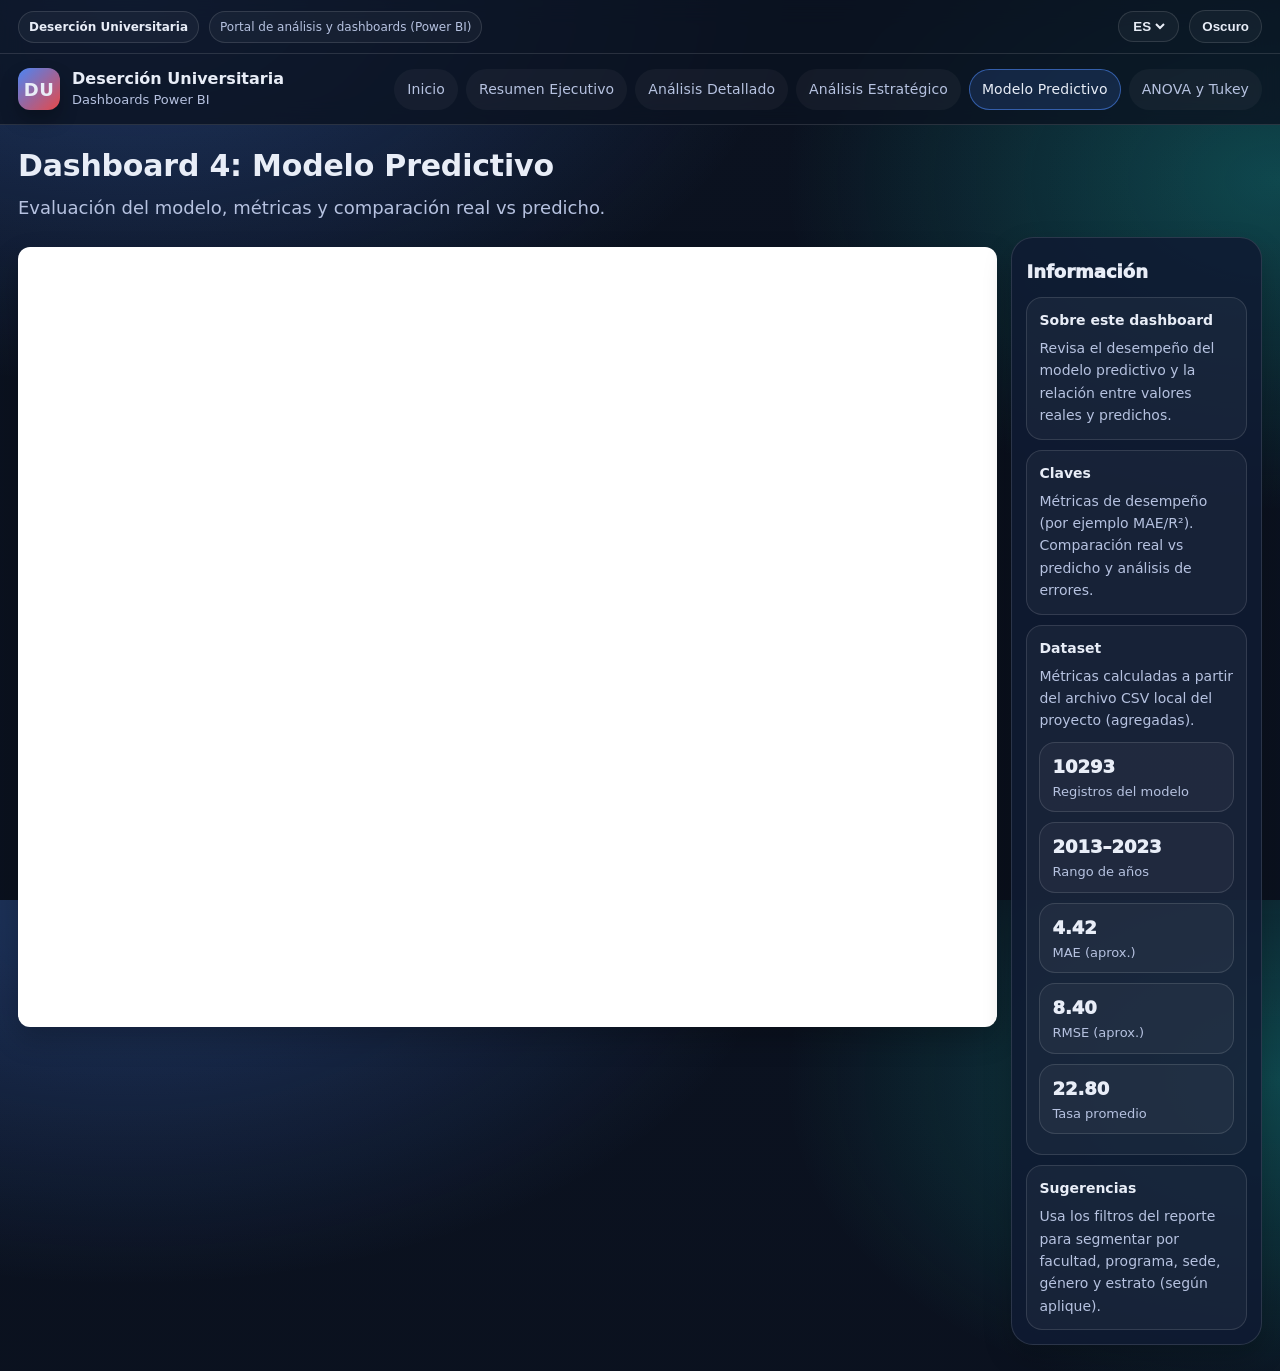
<file: web/dashboard-4.html>
<!doctype html>
<html lang="es" data-theme="dark">
  <head>
    <meta charset="utf-8" />
    <meta name="viewport" content="width=device-width, initial-scale=1" />
    <title>Dashboard 4 | Modelo Predictivo</title>
    <link rel="stylesheet" href="style.css" />
    <script src="app.js?v=20260521" defer></script>
  </head>
  <body>
    <header class="site-header">
      <div class="container utility-bar">
        <div class="utility-left">
          <span class="pill">
            <strong data-i18n="home.title">Deserción Universitaria</strong>
          </span>
          <span class="pill muted" data-i18n="home.subtitle">
            Portal de análisis y dashboards (Power BI)
          </span>
        </div>
        <div class="utility-right">
          <div class="control">
            <label class="sr-only" for="lang" data-i18n="ui.lang">Idioma</label>
            <select id="lang" data-lang-select aria-label="Idioma">
              <option value="es">ES</option>
              <option value="en">EN</option>
            </select>
          </div>
          <button class="btn" type="button" data-theme-toggle aria-pressed="true">
            Oscuro
          </button>
        </div>
      </div>
      <div class="container header-inner">
        <div class="brand">
          <div class="brand-mark" aria-hidden="true">DU</div>
          <div class="brand-text">
            <div class="brand-title">Deserción Universitaria</div>
            <div class="brand-subtitle">Dashboards Power BI</div>
          </div>
        </div>
        <nav class="top-nav" aria-label="Navegación principal">
          <a class="nav-link" href="index.html" data-i18n="nav.home">Inicio</a>
          <a class="nav-link" href="dashboard-1.html">Resumen Ejecutivo</a>
          <a class="nav-link" href="dashboard-2.html">Análisis Detallado</a>
          <a class="nav-link" href="dashboard-3.html">Análisis Estratégico</a>
          <a class="nav-link is-active" href="dashboard-4.html">Modelo Predictivo</a>
          <a class="nav-link" href="anova.html">ANOVA y Tukey</a>
        </nav>
      </div>
    </header>

    <main class="container" data-load-summary>
      <div
        data-summary-scope="tasas"
        data-csv="data/dataset_tasas_clean.csv"
        data-error-target="[data-summary-error='tasas']"
      ></div>
      <div
        data-summary-scope="modelo"
        data-csv="data/modelo_tasas.csv"
        data-error-target="[data-summary-error='modelo']"
      ></div>
      <section class="page-head">
        <h1 data-i18n="dash.4.title">Dashboard 4: Modelo Predictivo</h1>
        <p class="muted" data-i18n="dash.4.subtitle">
          Evaluación del modelo, métricas y comparación real vs predicho.
        </p>
      </section>

      <section class="dash-layout" aria-label="Dashboard y contexto">
        <div class="dash-main">
          <section class="embed">
            <iframe
              title="Power BI - Dashboard 4"
              src="https://app.powerbi.com/view?r=eyJrIjoiZDI3NDA2ZmUtYTBmZi00NGIwLWJhYjMtZWRlZjFjMTJjMTBiIiwidCI6IjhkMzY4MzZlLTZiNzUtNGRlNi1iYWI5LTVmNGIxNzc1NDI3ZiIsImMiOjR9&amp;pageName=c68b1f27e8602200c25c&zoom=60"
              width="100%"
              height="780"
              style="border: none"
              allowfullscreen="true"
            ></iframe>
          </section>
        </div>

        <aside class="dash-sidebar" aria-label="Información del dashboard">
          <div class="side-title" data-i18n="dash.sidebar.title">Información</div>

          <div class="side-block">
            <h3 data-i18n="dash.sidebar.about">Sobre este dashboard</h3>
            <p data-i18n="dash.4.about">
              Revisa el desempeño del modelo predictivo y la relación entre valores reales y
              predichos.
            </p>
          </div>

          <div class="side-block">
            <h3 data-i18n="dash.sidebar.key">Claves</h3>
            <p class="muted" style="margin-top: 0">
              <span data-i18n="dash.4.key.1">Métricas de desempeño (por ejemplo MAE/R²).</span><br />
              <span data-i18n="dash.4.key.2"
                >Comparación real vs predicho y análisis de errores.</span
              >
            </p>
          </div>

          <div class="side-block">
            <h3 data-i18n="dash.sidebar.dataset">Dataset</h3>
            <p data-i18n="dash.sidebar.dataset.body">
              Métricas calculadas a partir del archivo CSV local del proyecto (agregadas).
            </p>
            <div class="side-kpis">
              <div class="mini-kpi">
                <div class="value" data-kpi="modelo.records">—</div>
                <div class="label" data-i18n="label.modelRecords">Registros del modelo</div>
              </div>
              <div class="mini-kpi">
                <div class="value" data-kpi="modelo.yearRange">—</div>
                <div class="label" data-i18n="label.yearRange">Rango de años</div>
              </div>
              <div class="mini-kpi">
                <div class="value" data-kpi="modelo.mae">—</div>
                <div class="label" data-i18n="label.mae">MAE (aprox.)</div>
              </div>
              <div class="mini-kpi">
                <div class="value" data-kpi="modelo.rmse">—</div>
                <div class="label" data-i18n="label.rmse">RMSE (aprox.)</div>
              </div>
              <div class="mini-kpi">
                <div class="value" data-kpi="tasas.avgRate">—</div>
                <div class="label" data-i18n="label.avgRate">Tasa promedio</div>
              </div>
            </div>
            <p class="muted" style="margin: 8px 0 0; font-size: 12px" data-summary-error="modelo"></p>
            <p class="muted" style="margin: 6px 0 0; font-size: 12px" data-summary-error="tasas"></p>
          </div>

          <div class="side-block">
            <h3 data-i18n="dash.sidebar.tips">Sugerencias</h3>
            <p data-i18n="dash.sidebar.tips.body">
              Usa los filtros del reporte para segmentar por facultad, programa, sede, género y
              estrato (según aplique).
            </p>
          </div>
        </aside>
      </section>
    </main>
  </body>
</html>
</file>
<file: web/style.css>
:root {
  --radius: 16px;
  --radius-2: 22px;
  --shadow: 0 12px 28px rgba(0, 0, 0, 0.22);
  --shadow-2: 0 24px 50px rgba(0, 0, 0, 0.18);
  --focus: 0 0 0 3px rgba(79, 140, 255, 0.32);
}

html[data-theme="dark"] {
  --bg: #0b1220;
  --surface: rgba(255, 255, 255, 0.04);
  --surface-2: rgba(255, 255, 255, 0.06);
  --panel: rgba(15, 27, 51, 0.88);
  --panel-2: rgba(13, 23, 48, 0.86);
  --text: #e8edf7;
  --muted: #b6c2e0;
  --border: rgba(255, 255, 255, 0.12);
  --accent: #4f8cff;
  --accent-2: #19d3c5;
  --header: rgba(11, 18, 32, 0.78);
}

html[data-theme="light"] {
  --bg: #f5f7ff;
  --surface: rgba(0, 0, 0, 0.03);
  --surface-2: rgba(0, 0, 0, 0.05);
  --panel: rgba(255, 255, 255, 0.9);
  --panel-2: rgba(255, 255, 255, 0.86);
  --text: #0d1426;
  --muted: #44506a;
  --border: rgba(13, 20, 38, 0.12);
  --accent: #1d5cff;
  --accent-2: #00a8c6;
  --header: rgba(255, 255, 255, 0.82);
}

*,
*::before,
*::after {
  box-sizing: border-box;
  transition: color 150ms ease, background-color 150ms ease, border-color 150ms ease;
}

html,
body {
  height: 100%;
}

body {
  margin: 0;
  font-family: ui-sans-serif, system-ui, -apple-system, "Segoe UI", Roboto, Arial,
    "Noto Sans", "Liberation Sans", sans-serif;
  font-size: 18px;
  line-height: 1.5;
  color: var(--text);
  background: radial-gradient(
      1200px 700px at 10% 0%,
      color-mix(in srgb, var(--accent), transparent 70%) 0%,
      transparent 55%
    ),
    radial-gradient(
      900px 600px at 100% 20%,
      color-mix(in srgb, var(--accent-2), transparent 72%) 0%,
      transparent 55%
    ),
    linear-gradient(180deg, var(--bg), color-mix(in srgb, var(--bg), #000 6%));
}

a {
  color: inherit;
  text-decoration: none;
}

code {
  font-family: ui-monospace, SFMono-Regular, Menlo, Monaco, Consolas, "Liberation Mono",
    "Courier New", monospace;
  font-size: 0.95em;
}

.muted {
  color: var(--muted);
}

.container {
  width: 100%;
  max-width: 1380px;
  margin: 0 auto;
  padding: 0 18px;
}

.sr-only {
  position: absolute;
  width: 1px;
  height: 1px;
  padding: 0;
  margin: -1px;
  overflow: hidden;
  clip: rect(0, 0, 0, 0);
  white-space: nowrap;
  border: 0;
}

.site-header {
  position: sticky;
  top: 0;
  z-index: 50;
  background: var(--header);
  border-bottom: 1px solid var(--border);
  backdrop-filter: blur(12px);
}

.header-inner {
  display: flex;
  align-items: center;
  justify-content: space-between;
  gap: 18px;
  padding: 14px 18px;
}

.utility-bar {
  display: flex;
  align-items: center;
  justify-content: space-between;
  gap: 12px;
  padding: 10px 18px;
  border-bottom: 1px solid var(--border);
}

.utility-left {
  display: flex;
  align-items: center;
  gap: 10px;
  min-width: 0;
}

.pill {
  display: inline-flex;
  align-items: center;
  gap: 8px;
  padding: 6px 10px;
  border-radius: 999px;
  border: 1px solid var(--border);
  background: var(--surface);
  color: var(--muted);
  font-size: 12px;
}

.pill strong {
  color: var(--text);
}

.utility-right {
  display: flex;
  align-items: center;
  gap: 10px;
}

.control {
  display: inline-flex;
  align-items: center;
  gap: 8px;
  padding: 6px 10px;
  border-radius: 999px;
  border: 1px solid var(--border);
  background: var(--surface);
}

.control label {
  font-size: 12px;
  color: var(--muted);
}

.control select {
  border: none;
  background: transparent;
  color: var(--text);
  font-weight: 700;
  outline: none;
}

.btn {
  border: 1px solid var(--border);
  background: var(--surface);
  color: var(--text);
  padding: 8px 12px;
  border-radius: 999px;
  cursor: pointer;
  font-weight: 800;
}

.btn.btn-primary {
  background: linear-gradient(
    135deg,
    color-mix(in srgb, var(--accent), #000 8%),
    color-mix(in srgb, var(--accent-2), transparent 25%)
  );
  border-color: color-mix(in srgb, var(--accent), transparent 55%);
  color: #fff;
}

.btn.btn-ghost {
  background: transparent;
  border-color: color-mix(in srgb, var(--border), transparent 20%);
}

.btn.btn-ghost:hover {
  background: var(--surface);
}

.btn:focus-visible {
  outline: none;
  box-shadow: var(--focus);
}

.search {
  display: inline-flex;
  align-items: center;
  gap: 8px;
  border: 1px solid var(--border);
  background: color-mix(in srgb, var(--surface), transparent 30%);
  border-radius: 999px;
  padding: 8px 12px;
  min-width: 260px;
}

.search input {
  width: 100%;
  border: none;
  outline: none;
  background: transparent;
  color: var(--text);
}

.brand {
  display: flex;
  align-items: center;
  gap: 12px;
  min-width: 240px;
}

.brand-mark {
  width: 42px;
  height: 42px;
  border-radius: 12px;
  display: grid;
  place-items: center;
  font-weight: 800;
  letter-spacing: 0.5px;
  background: linear-gradient(135deg, rgba(79, 140, 255, 0.95), rgba(255, 77, 77, 0.9));
  box-shadow: 0 10px 18px rgba(0, 0, 0, 0.25);
}

.brand-title {
  font-weight: 800;
  font-size: 16px;
  line-height: 1.2;
}

.brand-subtitle {
  font-size: 13px;
  color: var(--muted);
  margin-top: 2px;
}

.top-nav {
  display: flex;
  flex-wrap: wrap;
  align-items: center;
  justify-content: flex-end;
  gap: 8px;
}

.nav-link {
  padding: 9px 12px;
  border-radius: 999px;
  border: 1px solid transparent;
  color: var(--muted);
  background: var(--surface);
  font-size: 14px;
  letter-spacing: 0.1px;
}

.nav-link:hover {
  border-color: rgba(255, 255, 255, 0.18);
  color: var(--text);
}

.nav-link.is-active {
  border-color: rgba(79, 140, 255, 0.55);
  background: color-mix(in srgb, var(--accent), transparent 85%);
  color: var(--text);
}

.hero {
  padding: 22px 0 14px;
}

.hero-banner {
  position: relative;
  overflow: hidden;
  border-radius: var(--radius-2);
  border: 1px solid var(--border);
  background: linear-gradient(
      90deg,
      color-mix(in srgb, var(--accent), #000 15%),
      color-mix(in srgb, var(--accent-2), transparent 55%)
    ),
    radial-gradient(800px 420px at 20% 10%, rgba(255, 255, 255, 0.22), transparent 60%),
    radial-gradient(600px 380px at 85% 55%, rgba(0, 0, 0, 0.25), transparent 55%);
  box-shadow: var(--shadow-2);
  min-height: 240px;
}

.hero-banner::after {
  content: "";
  position: absolute;
  inset: 0;
  background: radial-gradient(700px 500px at 25% 50%, rgba(255, 255, 255, 0.18), transparent 60%);
  pointer-events: none;
}

.hero-content {
  position: relative;
  padding: 22px;
  display: grid;
  grid-template-columns: 1.2fr 0.8fr;
  gap: 18px;
}

.hero-copy {
  padding: 18px;
  border-radius: var(--radius);
  background: rgba(255, 255, 255, 0.14);
  border: 1px solid rgba(255, 255, 255, 0.18);
  backdrop-filter: blur(10px);
}

.hero-copy h1 {
  margin: 0 0 8px;
  font-size: 40px;
  letter-spacing: -0.2px;
}

.hero-copy p {
  margin: 0;
  color: rgba(255, 255, 255, 0.92);
  line-height: 1.65;
}

.hero-actions {
  margin-top: 14px;
  display: flex;
  flex-wrap: wrap;
  gap: 10px;
}

.hero-panel {
  padding: 18px;
  border-radius: var(--radius);
  background: rgba(255, 255, 255, 0.14);
  border: 1px solid rgba(255, 255, 255, 0.18);
  backdrop-filter: blur(10px);
}

.hero-panel-title {
  font-weight: 900;
  margin-bottom: 6px;
}

.section {
  padding: 8px 0 6px;
}

.section-head {
  display: flex;
  align-items: baseline;
  justify-content: space-between;
  gap: 14px;
  padding: 10px 6px 12px;
  border-bottom: 1px solid color-mix(in srgb, var(--border), transparent 35%);
}

.section-title {
  margin: 0;
  font-size: 22px;
  letter-spacing: -0.2px;
}

.section-subtitle {
  margin: 0;
  font-size: 14px;
}

.dataset-grid {
  display: grid;
  grid-template-columns: repeat(3, minmax(0, 1fr));
  gap: 14px;
  padding: 0 0 18px;
}

.dataset-card {
  border-radius: var(--radius-2);
  border: 1px solid var(--border);
  background: var(--panel);
  box-shadow: var(--shadow);
  padding: 14px;
}

.dataset-head {
  display: flex;
  align-items: baseline;
  justify-content: space-between;
  gap: 12px;
  padding: 2px 2px 10px;
}

.dataset-title {
  font-weight: 950;
  font-size: 18px;
}

.dataset-sub {
  font-size: 12px;
}

.dataset-stats {
  display: grid;
  grid-template-columns: repeat(2, minmax(0, 1fr));
  gap: 10px;
}

.stat {
  border-radius: var(--radius);
  border: 1px solid var(--border);
  background: var(--surface);
  padding: 12px;
  min-height: 90px;
}

.stat-value {
  font-weight: 950;
  font-size: 22px;
  letter-spacing: -0.2px;
}

.stat-label {
  margin-top: 4px;
  color: var(--muted);
  font-size: 13px;
  line-height: 1.25;
}

.cards {
  display: grid;
  grid-template-columns: repeat(4, minmax(0, 1fr));
  gap: 14px;
  padding: 12px 0 26px;
}

.card {
  display: block;
  border-radius: var(--radius);
  padding: 16px;
  border: 1px solid var(--border);
  background: var(--surface);
  transition: transform 120ms ease, border-color 120ms ease, background 120ms ease;
  min-height: 150px;
}

.card:hover {
  transform: translateY(-2px);
  border-color: rgba(79, 140, 255, 0.45);
  background: color-mix(in srgb, var(--accent), transparent 90%);
}

.card-kicker {
  font-size: 12px;
  color: var(--muted);
}

.card-title {
  margin-top: 8px;
  font-weight: 900;
  font-size: 20px;
}

.card-desc {
  margin-top: 8px;
  color: var(--muted);
  line-height: 1.5;
  font-size: 15px;
}

.page-head {
  padding: 18px 0 8px;
}

.page-head h1 {
  margin: 0 0 6px;
  font-size: 30px;
  letter-spacing: -0.2px;
}

.page-head p {
  margin: 0;
}

.embed {
  width: 100%;
  display: flex;
  justify-content: center;
  padding: 10px 0 28px;
}

.embed iframe {
  max-width: 100%;
  border-radius: 12px;
  box-shadow: var(--shadow);
  background: #fff;
}

.dash-layout {
  display: grid;
  grid-template-columns: 2.15fr 0.55fr;
  gap: 14px;
  padding: 8px 0 26px;
  align-items: start;
}

.dash-main {
  min-width: 0;
}

.dash-sidebar {
  position: sticky;
  top: 118px;
  align-self: start;
  border-radius: var(--radius-2);
  border: 1px solid var(--border);
  background: var(--panel);
  box-shadow: var(--shadow);
  padding: 14px;
}

.side-title {
  font-weight: 950;
  margin: 6px 0 12px;
  font-size: 18px;
}

.side-block {
  border-radius: var(--radius);
  border: 1px solid var(--border);
  background: var(--surface);
  padding: 12px;
  margin-top: 10px;
}

.side-block h3 {
  margin: 0 0 6px;
  font-size: 14px;
}

.side-block p {
  margin: 0;
  color: var(--muted);
  line-height: 1.6;
  font-size: 14px;
}

.side-kpis {
  margin-top: 10px;
  display: grid;
  grid-template-columns: 1fr;
  gap: 10px;
}

.mini-kpi {
  border-radius: var(--radius);
  border: 1px solid var(--border);
  background: var(--surface);
  padding: 10px 12px;
}

.mini-kpi .value {
  font-weight: 950;
  font-size: 18px;
}

.mini-kpi .label {
  color: var(--muted);
  font-size: 13px;
  margin-top: 2px;
}

.site-footer {
  padding: 8px 0 24px;
}

.footer-inner {
  padding: 14px 16px;
  border-radius: var(--radius);
  border: 1px solid var(--border);
  background: rgba(255, 255, 255, 0.03);
}

@media (max-width: 980px) {
  .hero-content {
    grid-template-columns: 1fr;
  }
  .dataset-grid {
    grid-template-columns: 1fr;
  }
  .cards {
    grid-template-columns: repeat(2, minmax(0, 1fr));
  }
  .dash-layout {
    grid-template-columns: 1fr;
  }
  .dash-sidebar {
    position: static;
  }
}

@media (max-width: 560px) {
  .header-inner {
    flex-direction: column;
    align-items: stretch;
  }
  .brand {
    min-width: 0;
  }
  .top-nav {
    justify-content: flex-start;
  }
  .cards {
    grid-template-columns: 1fr;
  }
  .search {
    min-width: 0;
    width: 100%;
  }
}

@media (min-width: 1400px) {
  body {
    font-size: 19px;
  }
  .page-head h1 {
    font-size: 32px;
  }
}
</file>
